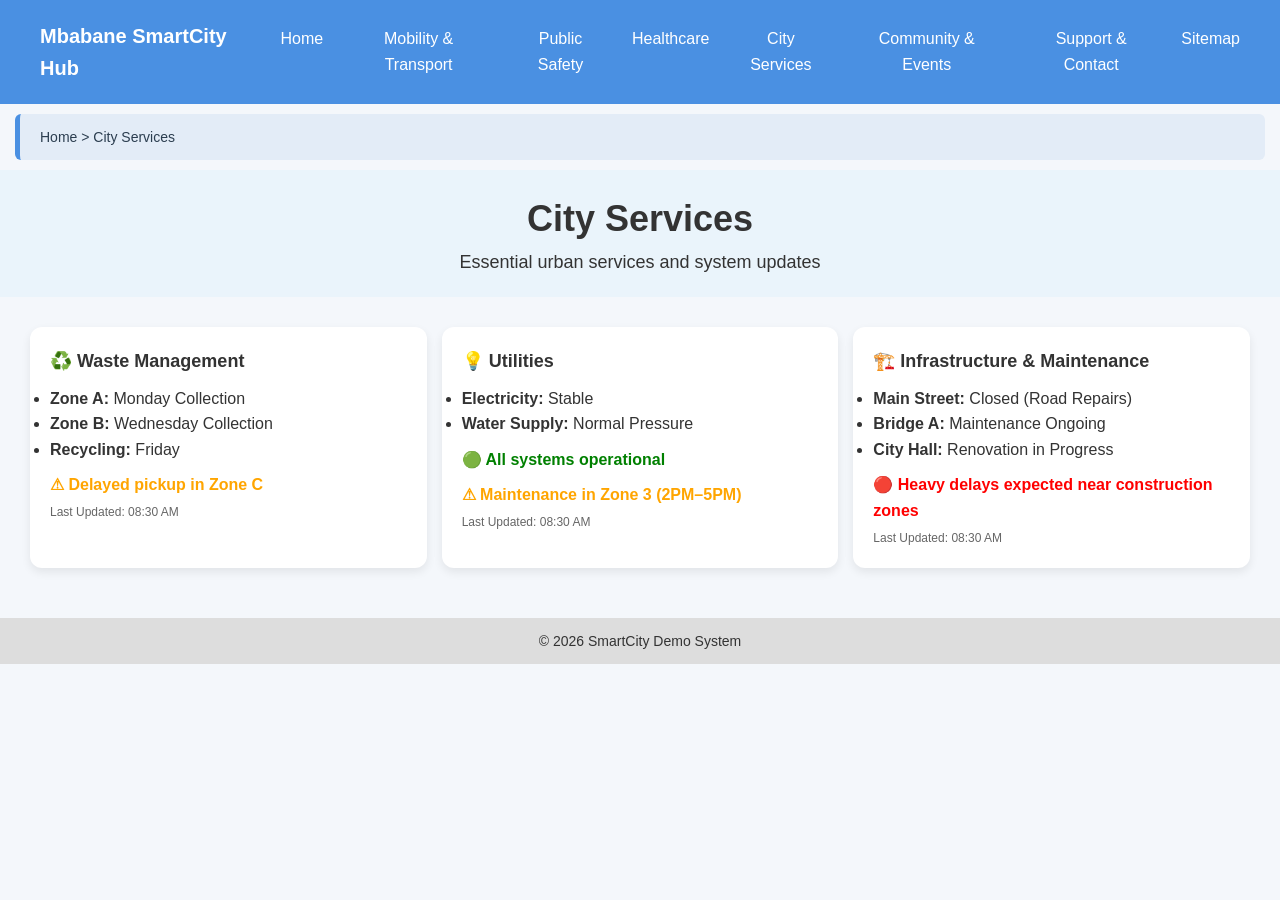
<file: city_services.html>
<!DOCTYPE html>
<html lang="en">
<head>
    <meta charset="UTF-8">
    <meta name="viewport" content="width=device-width, initial-scale=1.0">
    <title>City Services - SmartCity Hub</title>
    <link rel="stylesheet" href="styles.css">
</head>
<body>

    <!-- HEADER -->
    <header>
        <div class="logo">Mbabane SmartCity Hub</div>
        <nav>
            <ul>
                <li><a href="index.html">Home</a></li>
                <li><a href="mobility.html">Mobility & Transport</a></li>
                <li><a href="public_safety.html">Public Safety</a></li>
                <li><a href="health.html">Healthcare</a></li>
                <li><a href="city_services.html">City Services</a></li>
                <li><a href="community.html">Community & Events</a></li>
                <li><a href="contact.html">Support & Contact</a></li>
                <li><a href="sitemap.html">Sitemap</a></li>
            </ul>
        </nav>
    </header>

    <!-- BREADCRUMBS -->
    <section class="breadcrumbs">
            <p>Home > City Services</p>
    </section>

    <!-- PAGE TITLE -->
    <section class="hero small-hero">
        <h1>City Services</h1>
        <p>Essential urban services and system updates</p>
    </section>

    <!-- MAIN CONTENT -->
    <main class="container">

        <!-- WASTE MANAGEMENT -->
        <div class="card">
            <h2>♻️ Waste Management</h2>
            <ul>
                <li><strong>Zone A:</strong> Monday Collection</li>
                <li><strong>Zone B:</strong> Wednesday Collection</li>
                <li><strong>Recycling:</strong> Friday</li>
            </ul>

            <p class="status warning">⚠ Delayed pickup in Zone C</p>
            <p class="update">Last Updated: 08:30 AM</p>
        </div>

        <!-- UTILITIES -->
        <div class="card">
            <h2>💡 Utilities</h2>
            <ul>
                <li><strong>Electricity:</strong> Stable</li>
                <li><strong>Water Supply:</strong> Normal Pressure</li>
            </ul>

            <p class="status normal">🟢 All systems operational</p>
            <p class="status warning">⚠ Maintenance in Zone 3 (2PM–5PM)</p>
            <p class="update">Last Updated: 08:30 AM</p>
        </div>

        <!-- INFRASTRUCTURE -->
        <div class="card">
            <h2>🏗️ Infrastructure & Maintenance</h2>
            <ul>
                <li><strong>Main Street:</strong> Closed (Road Repairs)</li>
                <li><strong>Bridge A:</strong> Maintenance Ongoing</li>
                <li><strong>City Hall:</strong> Renovation in Progress</li>
            </ul>

            <p class="status danger">🔴 Heavy delays expected near construction zones</p>
            <p class="update">Last Updated: 08:30 AM</p>
        </div>

    </main>

    <!-- FOOTER -->
    <footer>
        <p>© 2026 SmartCity Demo System</p>
    </footer>

</body>
</html>
</file>
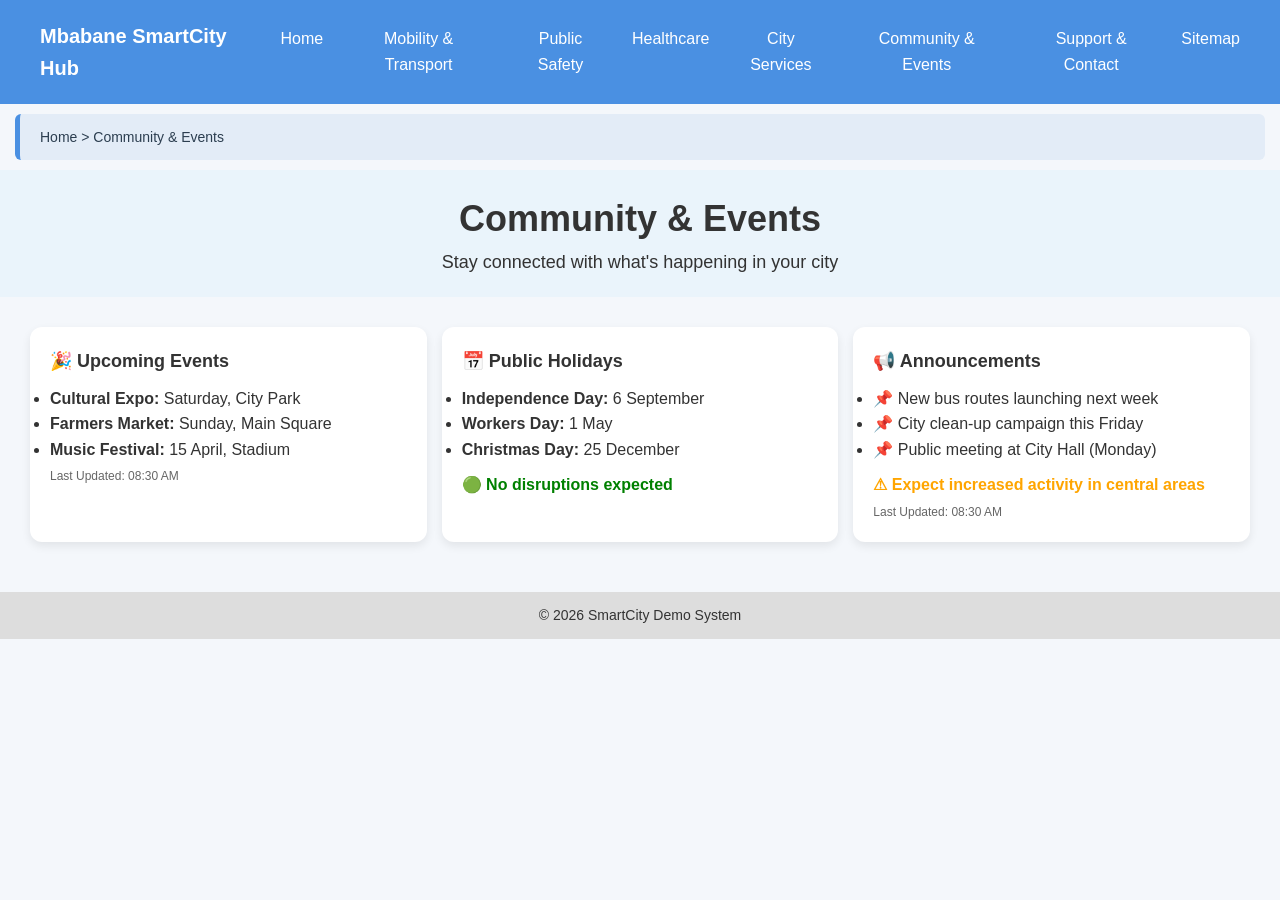
<file: community.html>
<!DOCTYPE html>
<html lang="en">
<head>
    <meta charset="UTF-8">
    <meta name="viewport" content="width=device-width, initial-scale=1.0">
    <title>Community & Events - SmartCity Hub</title>
    <link rel="stylesheet" href="styles.css">
</head>
<body>

    <!-- HEADER -->
    <header>
        <div class="logo">Mbabane SmartCity Hub</div>
        <nav>
            <ul>
                <li><a href="index.html">Home</a></li>
                <li><a href="mobility.html">Mobility & Transport</a></li>
                <li><a href="public_safety.html">Public Safety</a></li>
                <li><a href="health.html">Healthcare</a></li>
                <li><a href="city_services.html">City Services</a></li>
                <li><a href="community.html">Community & Events</a></li>
                <li><a href="contact.html">Support & Contact</a></li>
                 <li><a href="sitemap.html">Sitemap</a></li>
            </ul>
        </nav>
    </header>

    <!-- BREADCRUMBS -->

    <section class="breadcrumbs">
            <p>Home > Community & Events</p>
        </div>
    </section>

    <!-- HERO -->
    <section class="hero small-hero">
        <h1>Community & Events</h1>
        <p>Stay connected with what's happening in your city</p>
    </section>

    <!-- MAIN CONTENT -->
    <main class="container">

        <!-- UPCOMING EVENTS -->
        <div class="card">
            <h2>🎉 Upcoming Events</h2>

            <ul>
                <li><strong>Cultural Expo:</strong> Saturday, City Park</li>
                <li><strong>Farmers Market:</strong> Sunday, Main Square</li>
                <li><strong>Music Festival:</strong> 15 April, Stadium</li>
            </ul>

            <p class="update">Last Updated: 08:30 AM</p>
        </div>

        <!-- PUBLIC HOLIDAYS -->
        <div class="card">
            <h2>📅 Public Holidays</h2>

            <ul>
                <li><strong>Independence Day:</strong> 6 September</li>
                <li><strong>Workers Day:</strong> 1 May</li>
                <li><strong>Christmas Day:</strong> 25 December</li>
            </ul>

            <p class="status normal">🟢 No disruptions expected</p>
        </div>

        <!-- ANNOUNCEMENTS -->
        <div class="card">
            <h2>📢 Announcements</h2>

            <ul>
                <li>📌 New bus routes launching next week</li>
                <li>📌 City clean-up campaign this Friday</li>
                <li>📌 Public meeting at City Hall (Monday)</li>
            </ul>

            <p class="status warning">⚠ Expect increased activity in central areas</p>
            <p class="update">Last Updated: 08:30 AM</p>
        </div>

    </main>

    <!-- FOOTER -->
    <footer>
        <p>© 2026 SmartCity Demo System</p>
    </footer>

</body>
</html>
</file>
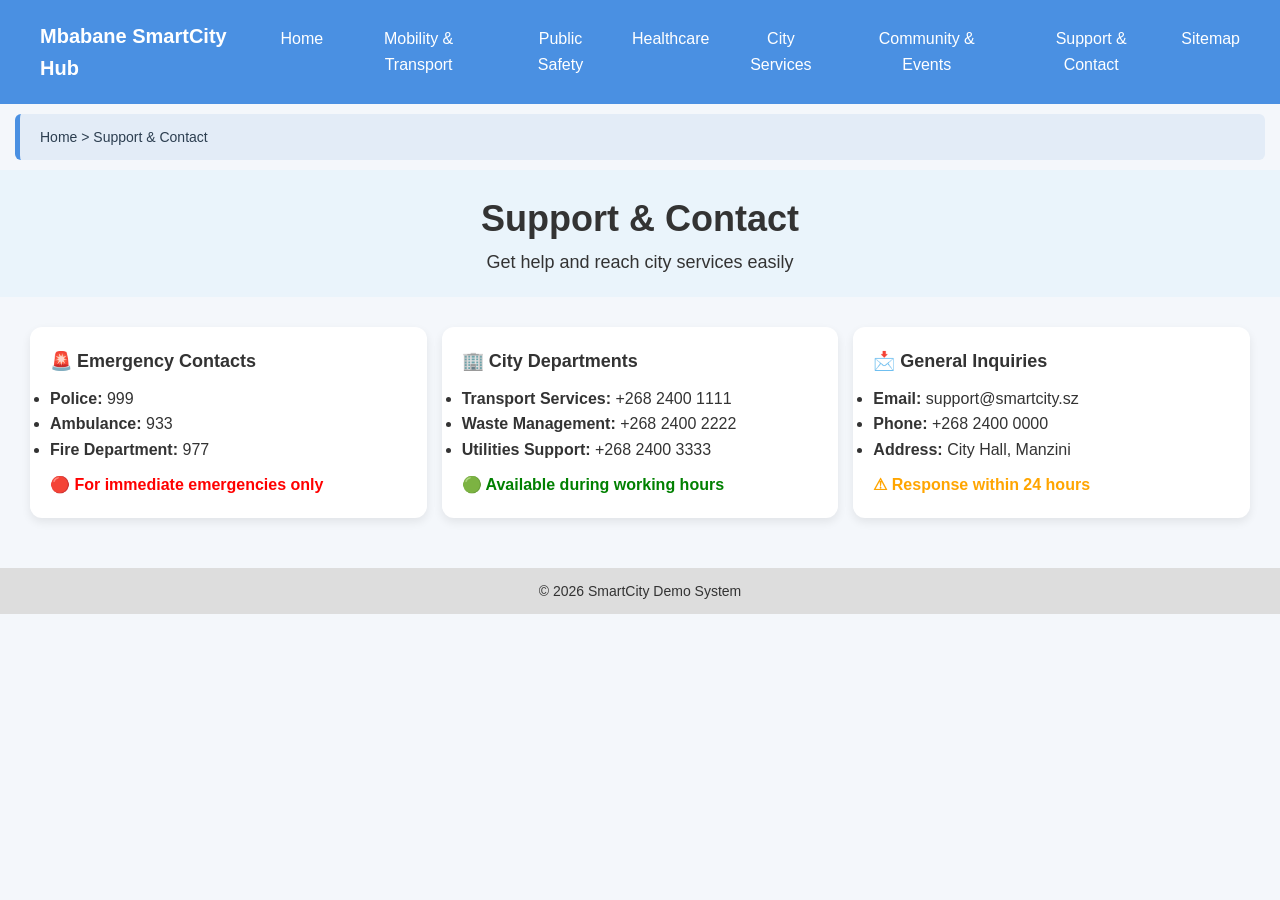
<file: contact.html>
<!DOCTYPE html>
<html lang="en">
<head>
    <meta charset="UTF-8">
    <meta name="viewport" content="width=device-width, initial-scale=1.0">
    <title>Support & Contact - SmartCity Hub</title>
    <link rel="stylesheet" href="styles.css">
</head>
<body>

    <!-- HEADER -->
    <header>
        <div class="logo">Mbabane SmartCity Hub</div>
        <nav>
            <ul>
                <li><a href="index.html">Home</a></li>
                <li><a href="mobility.html">Mobility & Transport</a></li>
                <li><a href="public_safety.html">Public Safety</a></li>
                <li><a href="health.html">Healthcare</a></li>
                <li><a href="city_services.html">City Services</a></li>
                <li><a href="community.html">Community & Events</a></li>
                <li><a href="contact.html">Support & Contact</a></li>
                 <li><a href="sitemap.html">Sitemap</a></li>
            </ul>
        </nav>
    </header>

    <!-- BREADCRUMBS -->
    <section class="breadcrumbs">
            <p>Home > Support & Contact</p>
    </section>

    <!-- HERO -->
    <section class="hero small-hero">
        <h1>Support & Contact</h1>
        <p>Get help and reach city services easily</p>
    </section>

    <!-- MAIN CONTENT -->
    <main class="container">

        <!-- EMERGENCY CONTACTS -->
        <div class="card">
            <h2>🚨 Emergency Contacts</h2>

            <ul>
                <li><strong>Police:</strong> 999</li>
                <li><strong>Ambulance:</strong> 933</li>
                <li><strong>Fire Department:</strong> 977</li>
            </ul>

            <p class="status danger">🔴 For immediate emergencies only</p>
        </div>

        <!-- CITY DEPARTMENTS -->
        <div class="card">
            <h2>🏢 City Departments</h2>

            <ul>
                <li><strong>Transport Services:</strong> +268 2400 1111</li>
                <li><strong>Waste Management:</strong> +268 2400 2222</li>
                <li><strong>Utilities Support:</strong> +268 2400 3333</li>
            </ul>

            <p class="status normal">🟢 Available during working hours</p>
        </div>

        <!-- GENERAL CONTACT -->
        <div class="card">
            <h2>📩 General Inquiries</h2>

            <ul>
                <li><strong>Email:</strong> support@smartcity.sz</li>
                <li><strong>Phone:</strong> +268 2400 0000</li>
                <li><strong>Address:</strong> City Hall, Manzini</li>
            </ul>

            <p class="status warning">⚠ Response within 24 hours</p>
        </div>

    </main>

    <!-- FOOTER -->
    <footer>
        <p>© 2026 SmartCity Demo System</p>
    </footer>

</body>
</html>
</file>
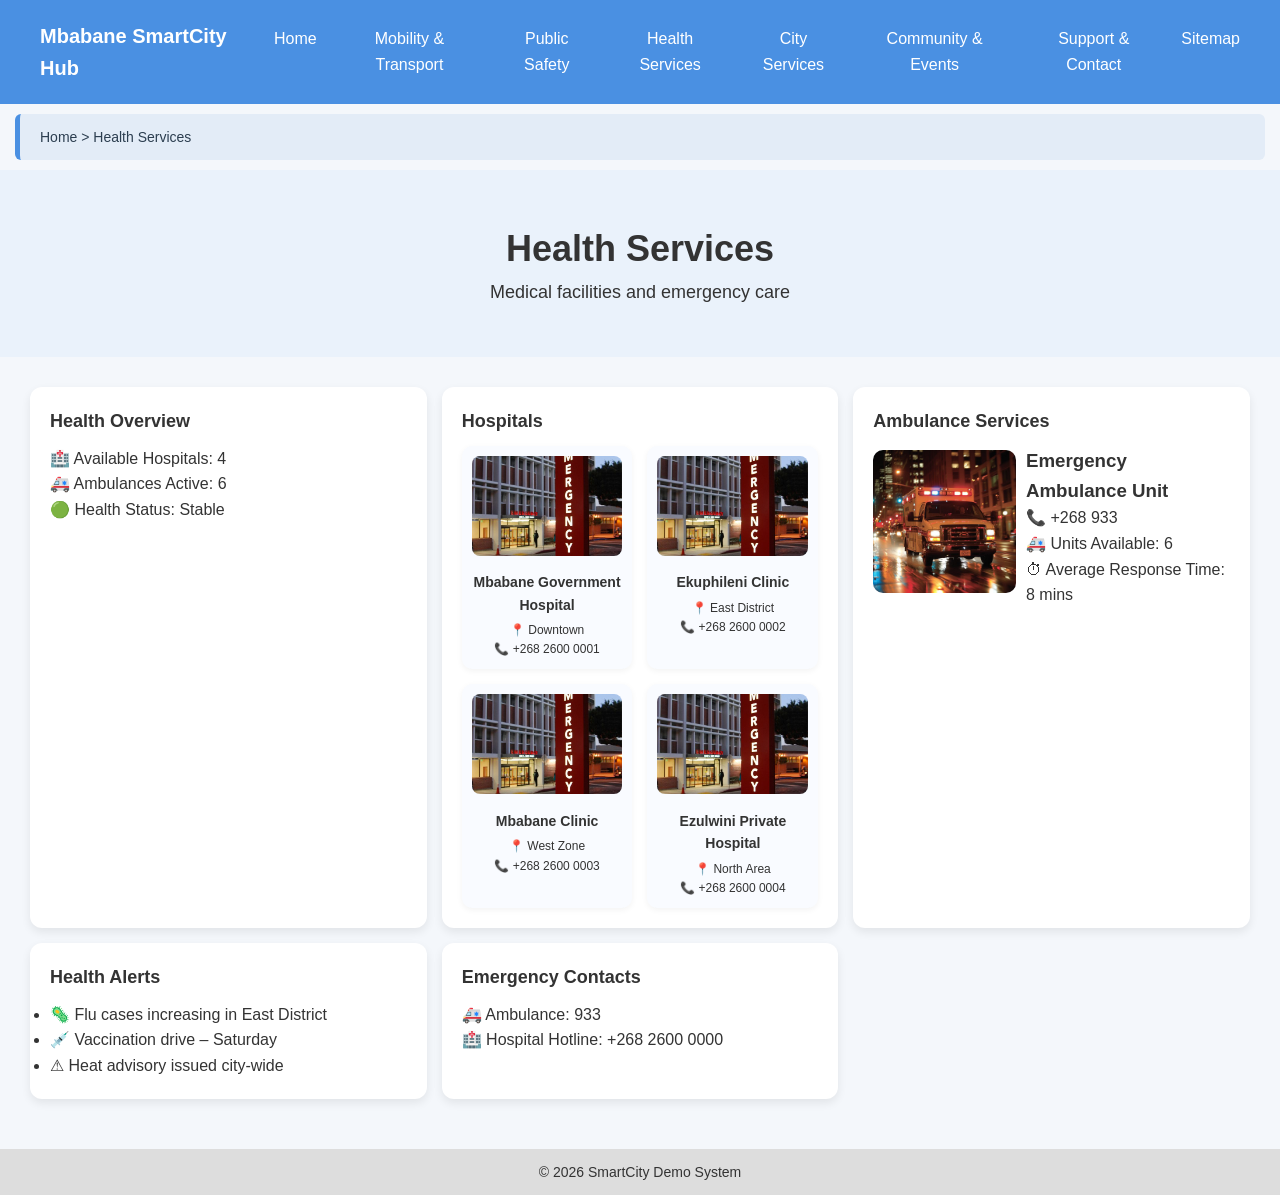
<file: health.html>
<!DOCTYPE html>
<html lang="en">
<head>
    <meta charset="UTF-8">
    <meta name="viewport" content="width=device-width, initial-scale=1.0">
    <title>Health Services</title>
    <link rel="stylesheet" href="styles.css">
</head>
<body>

<!-- HEADER -->
<header>
    <div class="logo">Mbabane SmartCity Hub</div>
    <nav>
        <ul>
            <li><a href="index.html">Home</a></li>
            <li><a href="mobility.html">Mobility & Transport</a></li>
            <li><a href="public_safety.html">Public Safety</a></li>
            <li><a href="health.html">Health Services</a></li>
            <li><a href="city_services.html">City Services</a></li>
            <li><a href="community.html">Community & Events</a></li>
            <li><a href="contact.html">Support & Contact</a></li>
             <li><a href="sitemap.html">Sitemap</a></li>
        </ul>
    </nav>
</header>

<!-- BREADCRUMBS -->
<section class="breadcrumbs">
    <p>Home > Health Services</p>
</section>

<!-- HERO -->
<section class="hero">
    <h1>Health Services</h1>
    <p>Medical facilities and emergency care </p>
</section>

<!-- MAIN CONTENT -->
<main class="container">

    <!-- OVERVIEW -->
    <div class="card">
        <h2>Health Overview</h2>
        <p>🏥 Available Hospitals: 4</p>
        <p>🚑 Ambulances Active: 6</p>
        <p>🟢 Health Status: Stable</p>
    </div>

    <!-- HOSPITALS GRID -->
    <div class="card">
        <h2>Hospitals</h2>

        <div class="mini-grid">

            <div class="mini-card">
                <img src="images\Dignity Health — Villa Design Architectural Signage.jpg" alt="">
                <h3>Mbabane Government Hospital</h3>
                <p>📍 Downtown</p>
                <p>📞 +268 2600 0001</p>
            </div>

            <div class="mini-card">
                <img src="images\Dignity Health — Villa Design Architectural Signage.jpg" alt="">
                <h3>Ekuphileni Clinic</h3>
                <p>📍 East District</p>
                <p>📞 +268 2600 0002</p>
            </div>

            <div class="mini-card">
                <img src="images\Dignity Health — Villa Design Architectural Signage.jpg" alt="">
                <h3>Mbabane Clinic</h3>
                <p>📍 West Zone</p>
                <p>📞 +268 2600 0003</p>
            </div>

            <div class="mini-card">
                <img src="images\Dignity Health — Villa Design Architectural Signage.jpg" alt="">
                <h3>Ezulwini Private Hospital</h3>
                <p>📍 North Area</p>
                <p>📞 +268 2600 0004</p>
            </div>

        </div>
    </div>

    <!-- AMBULANCE -->
    <div class="card">
        <h2>Ambulance Services</h2>

        <div class="service-highlight">
            <img src="images\Ambulance Night Response.jpg" alt="">
            <div>
                <h3>Emergency Ambulance Unit</h3>
                <p>📞 +268 933</p>
                <p>🚑 Units Available: 6</p>
                <p>⏱ Average Response Time: 8 mins</p>
            </div>
        </div>
    </div>

    <!-- HEALTH ALERTS -->
    <div class="card">
        <h2>Health Alerts</h2>
        <ul>
            <li>🦠 Flu cases increasing in East District</li>
            <li>💉 Vaccination drive – Saturday</li>
            <li>⚠ Heat advisory issued city-wide</li>
        </ul>
    </div>

    <!-- CONTACTS -->
    <div class="card">
        <h2>Emergency Contacts</h2>
        <p>🚑 Ambulance: 933</p>
        <p>🏥 Hospital Hotline: +268 2600 0000</p>
    </div>

</main>

<footer>
    <p>© 2026 SmartCity Demo System</p>
</footer>

</body>
</html>
</file>
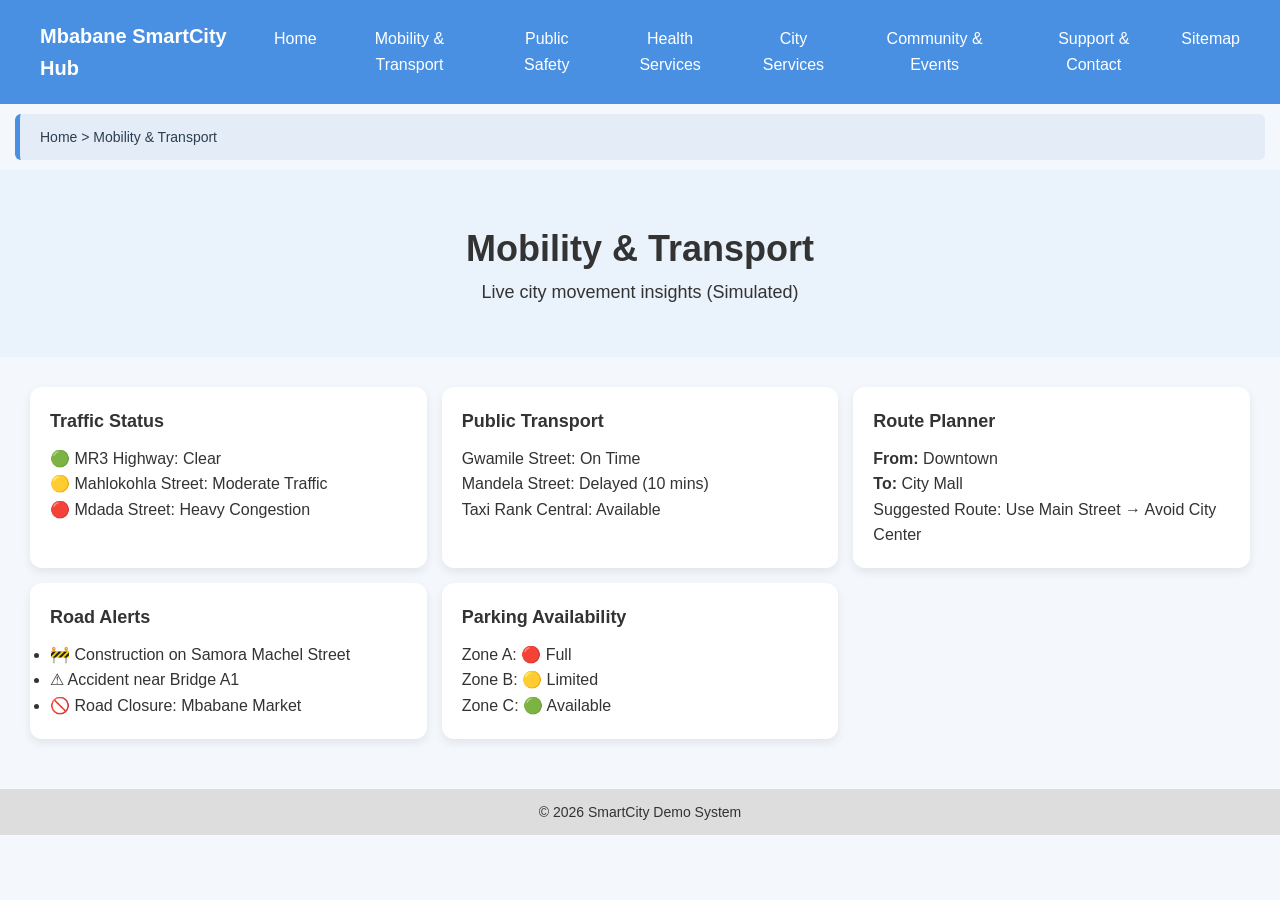
<file: mobility.html>
<!DOCTYPE html>
<html lang="en">
<head>
    <meta charset="UTF-8">
    <meta name="viewport" content="width=device-width, initial-scale=1.0">
    <title>Mobility & Transport</title>
    <link rel="stylesheet" href="styles.css">
</head>
<body>

<!-- HEADER -->
<header>
    <div class="logo">Mbabane SmartCity Hub</div>
    <nav>
        <ul>
            <li><a href="index.html">Home</a></li>
            <li><a href="mobility.html">Mobility & Transport</a></li>
            <li><a href="public_safety.html">Public Safety</a></li>
            <li><a href="health.html">Health Services</a></li>
            <li><a href="city_services.html">City Services</a></li>
            <li><a href="community.html">Community & Events</a></li>
            <li><a href="contact.html">Support & Contact</a></li>
             <li><a href="sitemap.html">Sitemap</a></li>
        </ul>
    </nav>
</header>

<!-- BREADCRUMBS -->
<section class="breadcrumbs">
    <p>Home > Mobility & Transport</p>
</section>

<!-- HERO -->
<section class="hero">
    <h1>Mobility & Transport</h1>
    <p>Live city movement insights (Simulated)</p>
</section>

<!-- CONTENT -->
<main class="container">

    <!-- TRAFFIC STATUS -->
    <div class="card">
        <h2>Traffic Status</h2>
        <p>🟢 MR3 Highway: Clear</p>
        <p>🟡 Mahlokohla Street: Moderate Traffic</p>
        <p>🔴 Mdada Street: Heavy Congestion</p>
    </div>

    <!-- PUBLIC TRANSPORT -->
    <div class="card">
        <h2>Public Transport</h2>
        <p>Gwamile Street: On Time</p>
        <p>Mandela Street: Delayed (10 mins)</p>
        <p>Taxi Rank Central: Available</p>
    </div>

    <!-- ROUTE PLANNER -->
    <div class="card">
        <h2>Route Planner</h2>
        <p><strong>From:</strong> Downtown</p>
        <p><strong>To:</strong> City Mall</p>
        <p>Suggested Route: Use Main Street → Avoid City Center</p>
    </div>

    <!-- ROAD ALERTS -->
    <div class="card">
        <h2>Road Alerts</h2>
        <ul>
            <li>🚧 Construction on Samora Machel Street</li>
            <li>⚠ Accident near Bridge A1</li>
            <li>🚫 Road Closure: Mbabane Market</li>
        </ul>
    </div>

    <!-- PARKING -->
    <div class="card">
        <h2>Parking Availability</h2>
        <p>Zone A: 🔴 Full</p>
        <p>Zone B: 🟡 Limited</p>
        <p>Zone C: 🟢 Available</p>
    </div>

</main>

<footer>
    <p>© 2026 SmartCity Demo System</p>
</footer>

</body>
</html>
</file>
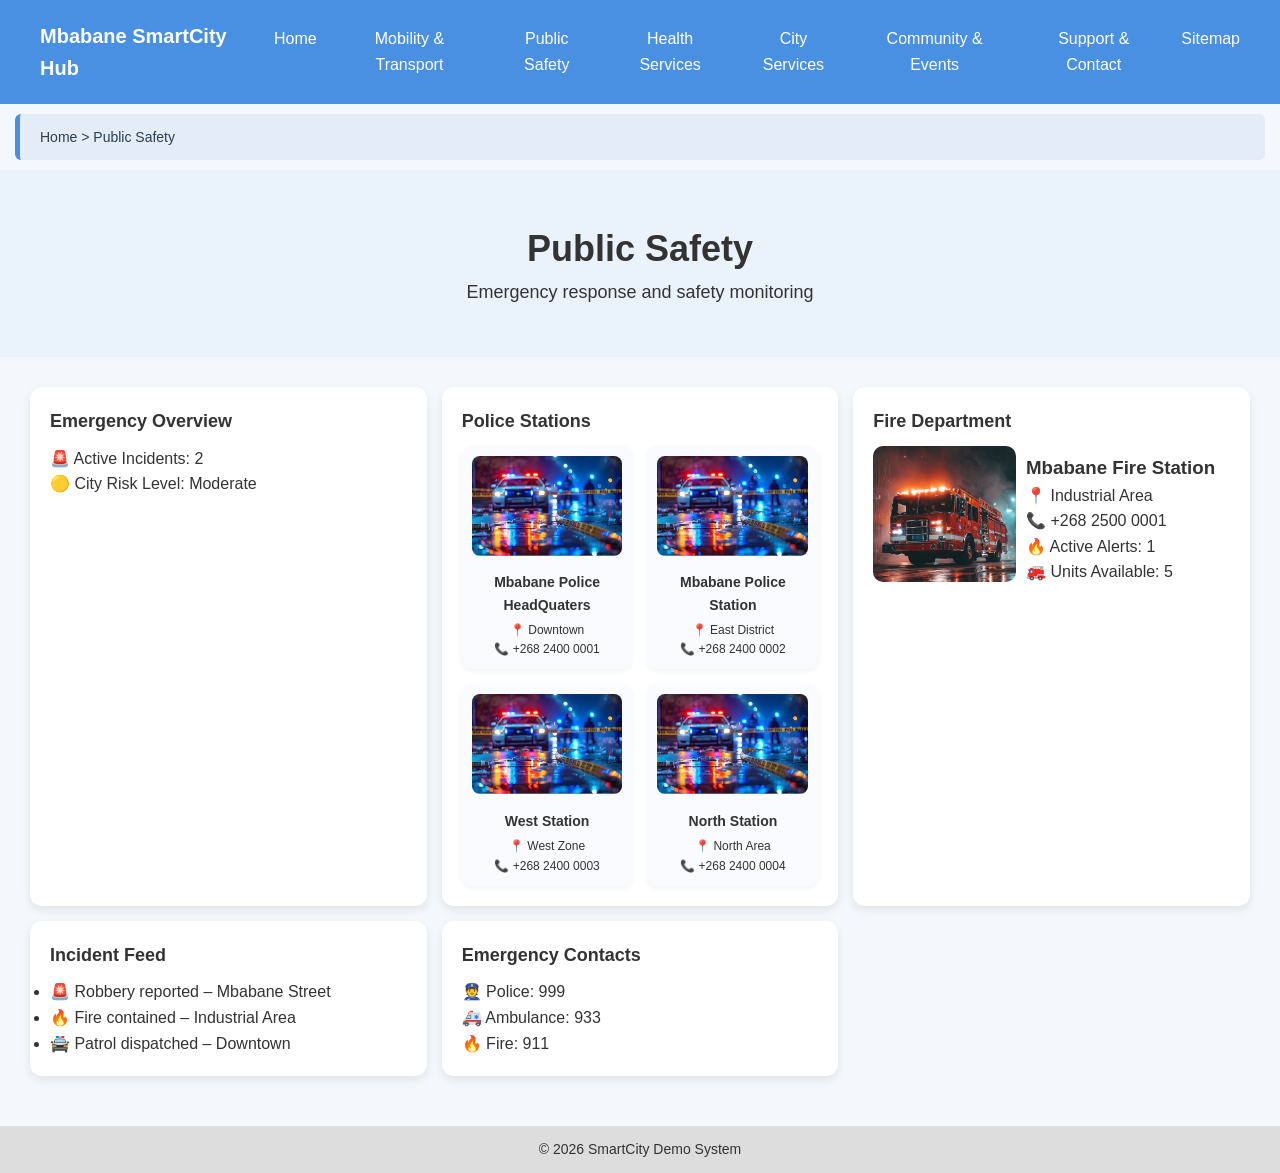
<file: public_safety.html>
<!DOCTYPE html>
<html lang="en">
<head>
    <meta charset="UTF-8">
    <meta name="viewport" content="width=device-width, initial-scale=1.0">
    <title>Public Safety</title>
    <link rel="stylesheet" href="styles.css">
</head>
<body>

<!-- HEADER -->
<header>
    <div class="logo">Mbabane SmartCity Hub</div>
    <nav>
        <ul>
            <li><a href="index.html">Home</a></li>
            <li><a href="mobility.html">Mobility & Transport</a></li>
            <li><a href="public_safety.html">Public Safety</a></li>
            <li><a href="health.html">Health Services</a></li>
            <li><a href="city_services.html">City Services</a></li>
            <li><a href="community.html">Community & Events</a></li>
            <li><a href="contact.html">Support & Contact</a></li>
             <li><a href="sitemap.html">Sitemap</a></li>
        </ul>
    </nav>
</header>

<!-- BREADCRUMBS -->
<section class="breadcrumbs">
    <p>Home > Public Safety</p>
</section>

<!-- HERO -->
<section class="hero">
    <h1>Public Safety</h1>
    <p>Emergency response and safety monitoring</p>
</section>

<!-- MAIN CONTENT -->
<main class="container">

    <!-- SYSTEM STATUS -->
    <div class="card">
        <h2>Emergency Overview</h2>
        <p>🚨 Active Incidents: 2</p>
        <p>🟡 City Risk Level: Moderate</p>
    </div>

    <!-- POLICE GRID SECTION -->
    <div class="card">
        <h2>Police Stations</h2>

        <div class="mini-grid">

            <div class="mini-card">
                <img src="images\police.jpg" alt="">
                <h3>Mbabane Police HeadQuaters</h3>
                <p>📍 Downtown</p>
                <p>📞 +268 2400 0001</p>
            </div>

            <div class="mini-card">
                <img src="images\police.jpg" alt="">
                <h3>Mbabane Police Station</h3>
                <p>📍 East District</p>
                <p>📞 +268 2400 0002</p>
            </div>

            <div class="mini-card">
                <img src="images\police.jpg" alt="">
                <h3>West Station</h3>
                <p>📍 West Zone</p>
                <p>📞 +268 2400 0003</p>
            </div>

            <div class="mini-card">
                <img src="images\police.jpg" alt="">
                <h3>North Station</h3>
                <p>📍 North Area</p>
                <p>📞 +268 2400 0004</p>
            </div>

        </div>
    </div>

    <!-- FIRE DEPARTMENT -->
    <div class="card">
        <h2>Fire Department</h2>

        <div class="service-highlight">
            <img src="images/fire.png" alt="">
            <div>
                <h3>Mbabane Fire Station</h3>
                <p>📍 Industrial Area</p>
                <p>📞 +268 2500 0001</p>
                <p>🔥 Active Alerts: 1</p>
                <p>🚒 Units Available: 5</p>
            </div>
        </div>
    </div>

    <!-- INCIDENT FEED -->
    <div class="card">
        <h2>Incident Feed</h2>
        <ul>
            <li>🚨 Robbery reported – Mbabane Street</li>
            <li>🔥 Fire contained – Industrial Area</li>
            <li>🚔 Patrol dispatched – Downtown</li>
        </ul>
    </div>

    <!-- EMERGENCY CONTACT -->
    <div class="card">
        <h2>Emergency Contacts</h2>
        <p>👮 Police: 999</p>
        <p>🚑 Ambulance: 933</p>
        <p>🔥 Fire: 911</p>
    </div>

</main>

<footer>
    <p>© 2026 SmartCity Demo System</p>
</footer>

</body>
</html>
</file>
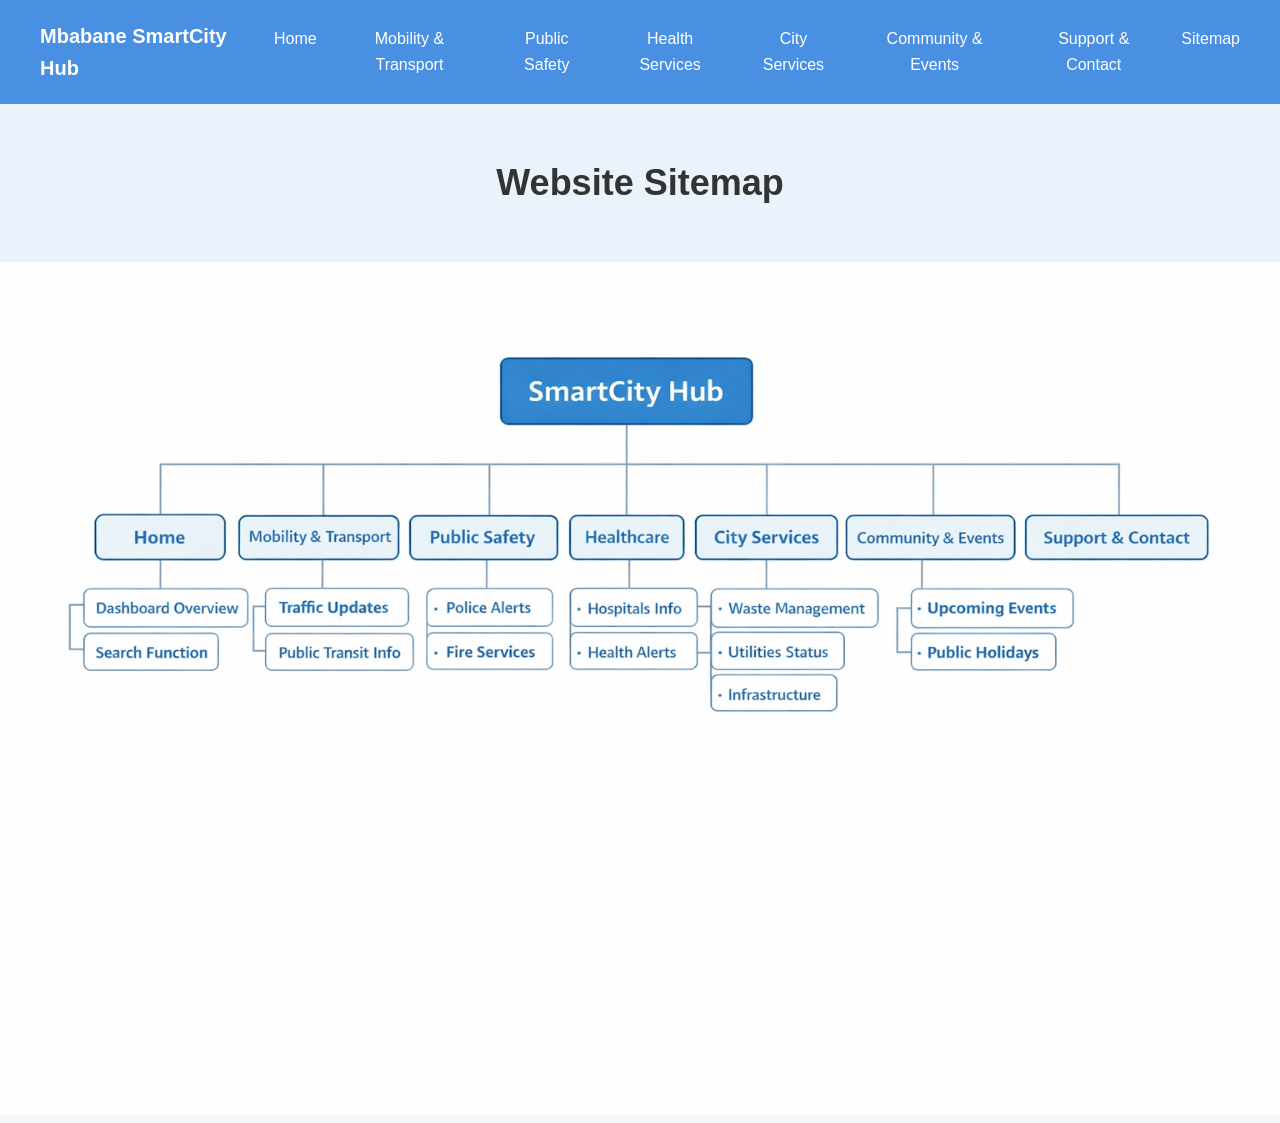
<file: sitemap.html>
<!DOCTYPE html>
<html lang="en">
<head>
    <meta charset="UTF-8">
    <meta name="viewport" content="width=device-width, initial-scale=1.0">
    <title>Health Services</title>
    <link rel="stylesheet" href="styles.css">
</head>
<body>

<!-- HEADER -->
<header>
    <div class="logo">Mbabane SmartCity Hub</div>
    <nav>
        <ul>
            <li><a href="index.html">Home</a></li>
            <li><a href="mobility.html">Mobility & Transport</a></li>
            <li><a href="public_safety.html">Public Safety</a></li>
            <li><a href="health.html">Health Services</a></li>
            <li><a href="city_services.html">City Services</a></li>
            <li><a href="community.html">Community & Events</a></li>
            <li><a href="contact.html">Support & Contact</a></li>
            <li><a href="sitemap.html">Sitemap</a></li>
        </ul>
    </nav>
</header>

<main>
    <section class="hero">
  <h1>Website Sitemap</h1>
    </section>

  <div >
    <img src="images\ChatGPT Image Apr 17, 2026, 02_31_22 PM.png" alt="Website Sitemap" style="max-width:100%; height:auto;">
  </div>
</main>
</body>
</html>
</file>
<file: styles.css>
/* RESET */
* {
    margin: 0;
    padding: 0;
    box-sizing: border-box;
}

/* ROOT VARIABLES (easy theme control) */
:root {
    --primary: #4a90e2;
    --bg-light: #f4f7fb;
    --card-bg: #ffffff;
    --text-dark: #333;
}

/* BODY */
body {
    font-family: Arial, sans-serif;
    background-color: var(--bg-light);
    color: var(--text-dark);
    line-height: 1.6;
}

/* HEADER */
header {
    background-color: var(--primary);
    color: white;
    padding: 15px 20px;
    display: flex;
    flex-direction: column; /* mobile first */
    align-items: center;
    gap: 10px;
}

header .logo {
    font-size: 20px;
    font-weight: bold;
}

/* NAVIGATION */
nav ul {
    list-style: none;
    display: flex;
    flex-direction: column; /* stacked on mobile */
    gap: 10px;
    text-align: center;
}

nav a {
    color: white;
    text-decoration: none;
    font-weight: 500;
}

nav a:hover {
    text-decoration: underline;
}

/* HERO */
.hero {
    text-align: center;
    padding: 30px 15px;
    background-color: #eaf2fb;
}

.hero h1 {
    font-size: 24px;
}

.hero p {
    font-size: 14px;
}

/* CONTAINER */
.container {
    display: grid;
    grid-template-columns: 1fr; /* mobile: single column */
    padding: 15px;
    gap: 15px;
}

/* CARD */
.card {
    background-color: var(--card-bg);
    border-radius: 12px;
    padding: 20px;
    box-shadow: 0 4px 10px rgba(0,0,0,0.08);
    transition: transform 0.2s ease;
}

.card:hover {
    transform: translateY(-3px);
}

.card h2 {
    font-size: 18px;
    margin-bottom: 10px;
}

/* IMAGES */
.card img {
    width: 100%;
    height: 50%;
    border-radius: 10px;
    margin-bottom: 10px;
}

/* ALERTS */
.alerts ul {
    list-style: none;
}

.alerts li {
    padding: 6px 0;
    border-bottom: 1px solid #eee;
    font-size: 14px;
}

/* FOOTER */
footer {
    text-align: center;
    padding: 12px;
    background-color: #ddd;
    margin-top: 20px;
    font-size: 14px;
}

/* BREADCRUMBS - ENHANCED */
.breadcrumbs {
    padding: 12px 20px;
    background-color: #e3ecf7;
    border-left: 5px solid #4a90e2;
    margin: 10px 15px;
    border-radius: 6px;
}

.breadcrumbs p {
    color: #2c3e50;
    font-size: 14px;
    font-weight: 500;
}

/* ========================= */
/* TABLET (≥ 600px) */
/* ========================= */
@media (min-width: 600px) {

    header {
        flex-direction: row;
        justify-content: space-between;
    }

    nav ul {
        flex-direction: row;
        gap: 15px;
    }

    .hero h1 {
        font-size: 28px;
    }

    .hero p {
        font-size: 16px;
    }

    .container {
        grid-template-columns: repeat(2, 1fr);
    }
}

/* ========================= */
/* DESKTOP (≥ 900px) */
/* ========================= */
@media (min-width: 900px) {

    .container {
        grid-template-columns: repeat(3, 1fr);
        padding: 30px;
    }

    .hero {
        padding: 50px 20px;
    }

    .hero h1 {
        font-size: 36px;
    }

    .hero p {
        font-size: 18px;
    }

    header {
        padding: 20px 40px;
    }

    nav ul {
        gap: 25px;
    }
}

/* MINI GRID (Police stations layout) */
.mini-grid {
    display: grid;
    grid-template-columns: 1fr;
    gap: 15px;
    margin-top: 10px;
}

/* MINI CARDS */
.mini-card {
    background: #f9fbff;
    padding: 10px;
    border-radius: 10px;
    text-align: center;
    box-shadow: 0 2px 6px rgba(0,0,0,0.05);
}

.mini-card img {
    width: 100%;
    height: 100px;
    object-fit: cover;
    border-radius: 8px;
    margin-bottom: 8px;
}

.mini-card h3 {
    font-size: 14px;
    margin-bottom: 5px;
}

.mini-card p {
    font-size: 12px;
}

/* FIRE SECTION */
.service-highlight {
    display: flex;
    flex-direction: column;
    gap: 10px;
}

.service-highlight img {
    width: 100%;
    border-radius: 10px;
}

/* RESPONSIVE GRID FOR POLICE */
@media (min-width: 600px) {
    .mini-grid {
        grid-template-columns: repeat(2, 1fr);
    }
}

@media (min-width: 900px) {
    .mini-grid {
        grid-template-columns: repeat(2, 1fr);
    }

    .service-highlight {
        flex-direction: row;
        align-items: center;
    }

    .service-highlight img {
        width: 40%;
    }
}

/* TOP BAR (Breadcrumb + Search) */
.top-bar {
    display: flex;
    flex-direction: column;
    gap: 10px;
    padding: 10px 15px;
}

/* SEARCH */
.search-container {
    position: relative;
}

#searchInput {
    width: 100%;
    padding: 10px;
    border: 1px solid #ccc;
    border-radius: 6px;
    font-size: 14px;
}

/* SUGGESTIONS DROPDOWN */
#suggestions {
    position: absolute;
    width: 100%;
    background: white;
    border: 1px solid #ccc;
    max-height: 150px;
    overflow-y: auto;
    z-index: 9999; /* critical */
}


.suggestion-item {
    padding: 8px;
    cursor: pointer;
}

.suggestion-item:hover {
    background-color: #f0f4f8;
}

/* DESKTOP LAYOUT */
@media (min-width: 768px) {
    .top-bar {
        flex-direction: row;
        justify-content: space-between;
        align-items: center;
    }

    .search-container {
        width: 300px;
    }
}

/* SMALL HERO */
.small-hero {
    padding: 20px;
    background: #eaf4fb;
    text-align: center;
}

/* STATUS COLORS */
.status {
    margin-top: 10px;
    font-weight: bold;
}

.status.normal {
    color: green;
}

.status.warning {
    color: orange;
}

.status.danger {
    color: red;
}

/* UPDATE TEXT */
.update {
    font-size: 12px;
    color: #666;
    margin-top: 5px;
}
</file>
